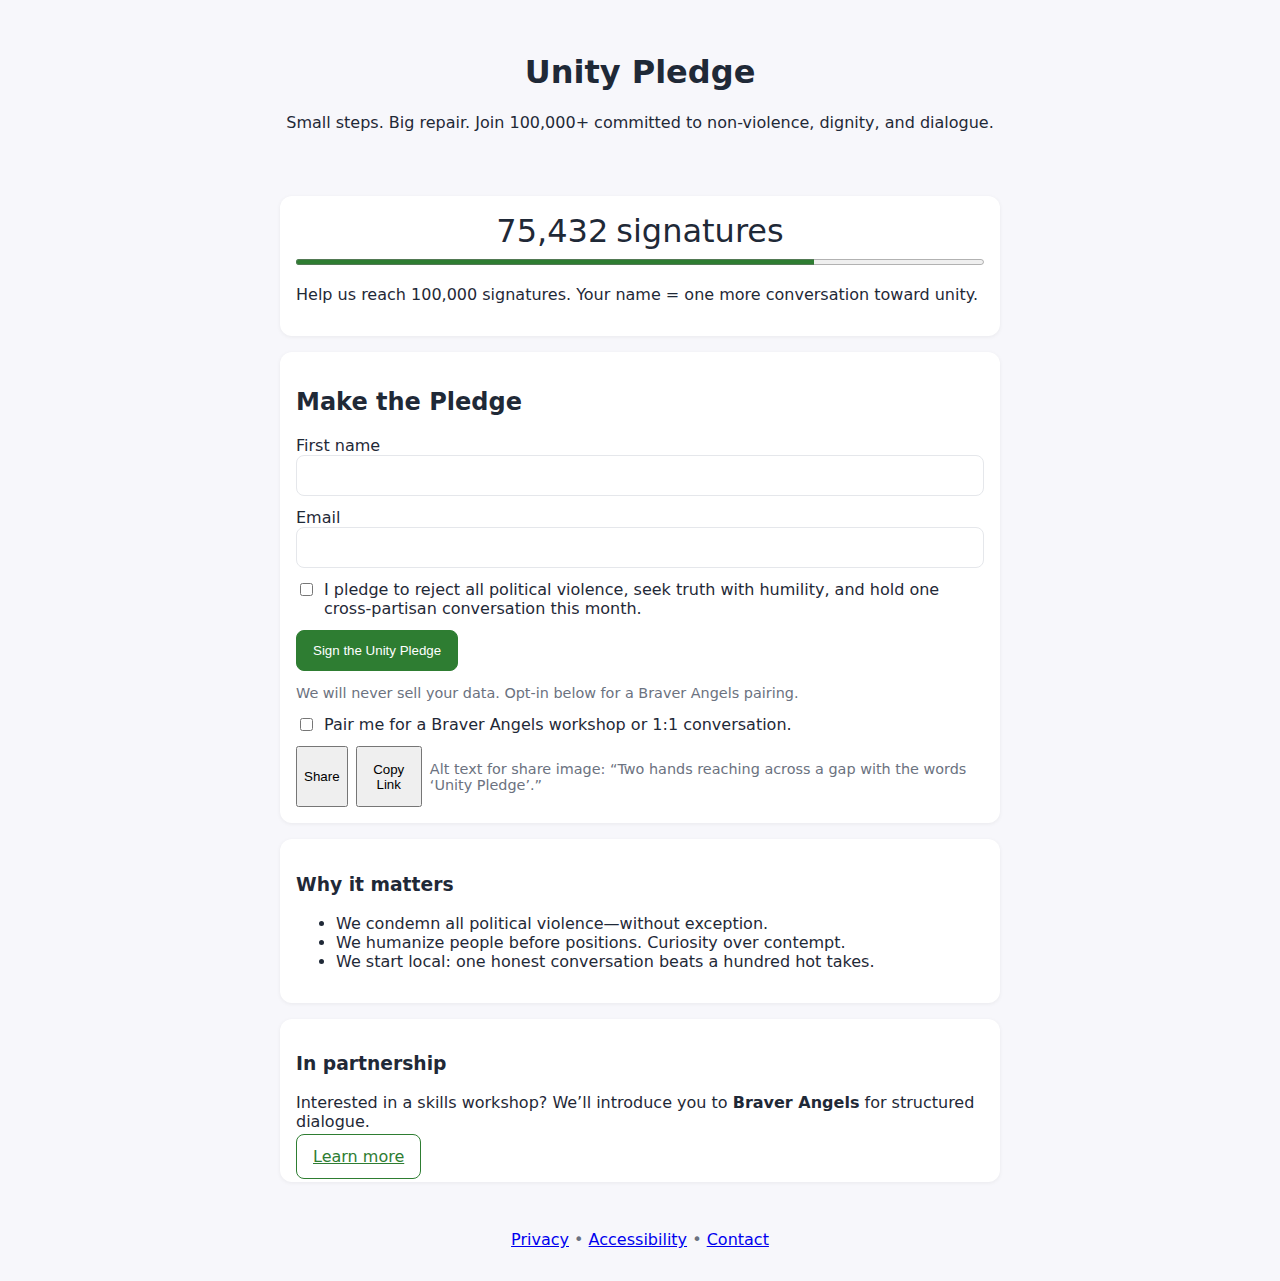
<file: pledge_site/index.html>
<!DOCTYPE html>
<html lang="en">
<head>
<meta charset="utf-8" />
<meta name="viewport" content="width=device-width, initial-scale=1" />
<title>Unity Pledge | #EndTheCycle</title>
<link rel="stylesheet" href="styles.css" />
<script>
  window.dataLayer = window.dataLayer || [];
  function gtag(){ dataLayer.push(arguments); }
</script>
</head>
<body>
<header class="site-header">
  <h1 aria-label="Unity Pledge">Unity Pledge</h1>
  <p class="tagline">Small steps. Big repair. Join 100,000+ committed to non-violence, dignity, and dialogue.</p>
</header>

<main>
  <section class="counter-card" aria-live="polite">
    <div class="count">
      <span id="signatureCount">75,432</span>
      <span class="label">signatures</span>
    </div>
    <progress id="progress" value="75432" max="100000" aria-label="Progress to 100,000 signatures"></progress>
    <p class="microcopy">Help us reach 100,000 signatures. Your name = one more conversation toward unity.</p>
  </section>

  <section class="pledge-card">
    <h2>Make the Pledge</h2>
    <form id="pledgeForm" aria-describedby="pledgeDesc">
      <p id="pledgeDesc" class="sr-only">
        Pledge to reject political violence, humanize opponents, and initiate one cross-partisan conversation.
      </p>

      <label>First name<input name="firstName" required /></label>
      <label>Email<input name="email" type="email" required /></label>
      <label class="checkbox">
        <input type="checkbox" name="agree" required />
        I pledge to reject all political violence, seek truth with humility, and hold one cross-partisan conversation this month.
      </label>

      <button type="submit" class="cta">Sign the Unity Pledge</button>
      <p class="legal">We will never sell your data. Opt-in below for a Braver Angels pairing.</p>

      <label class="checkbox">
        <input type="checkbox" name="ba_optin" />
        Pair me for a Braver Angels workshop or 1:1 conversation.
      </label>
    </form>

    <div class="share">
      <button id="shareX" aria-label="Share on X">Share</button>
      <button id="copyLink" aria-label="Copy pledge link">Copy Link</button>
      <p class="footnote">Alt text for share image: “Two hands reaching across a gap with the words ‘Unity Pledge’.”</p>
    </div>
  </section>

  <section class="why-card">
    <h3>Why it matters</h3>
    <ul>
      <li>We condemn all political violence—without exception.</li>
      <li>We humanize people before positions. Curiosity over contempt.</li>
      <li>We start local: one honest conversation beats a hundred hot takes.</li>
    </ul>
  </section>

  <section class="partners">
    <h3>In partnership</h3>
    <p>Interested in a skills workshop? We’ll introduce you to <strong>Braver Angels</strong> for structured dialogue.</p>
    <a href="#" class="btn-outline" aria-label="Learn about Braver Angels pairing">Learn more</a>
  </section>
</main>

<footer>
  <nav class="footer-nav">
    <a href="#privacy">Privacy</a> • <a href="#accessibility">Accessibility</a> • <a href="#contact">Contact</a>
  </nav>
</footer>

<script src="app.js"></script>
</body>
</html>
</file>
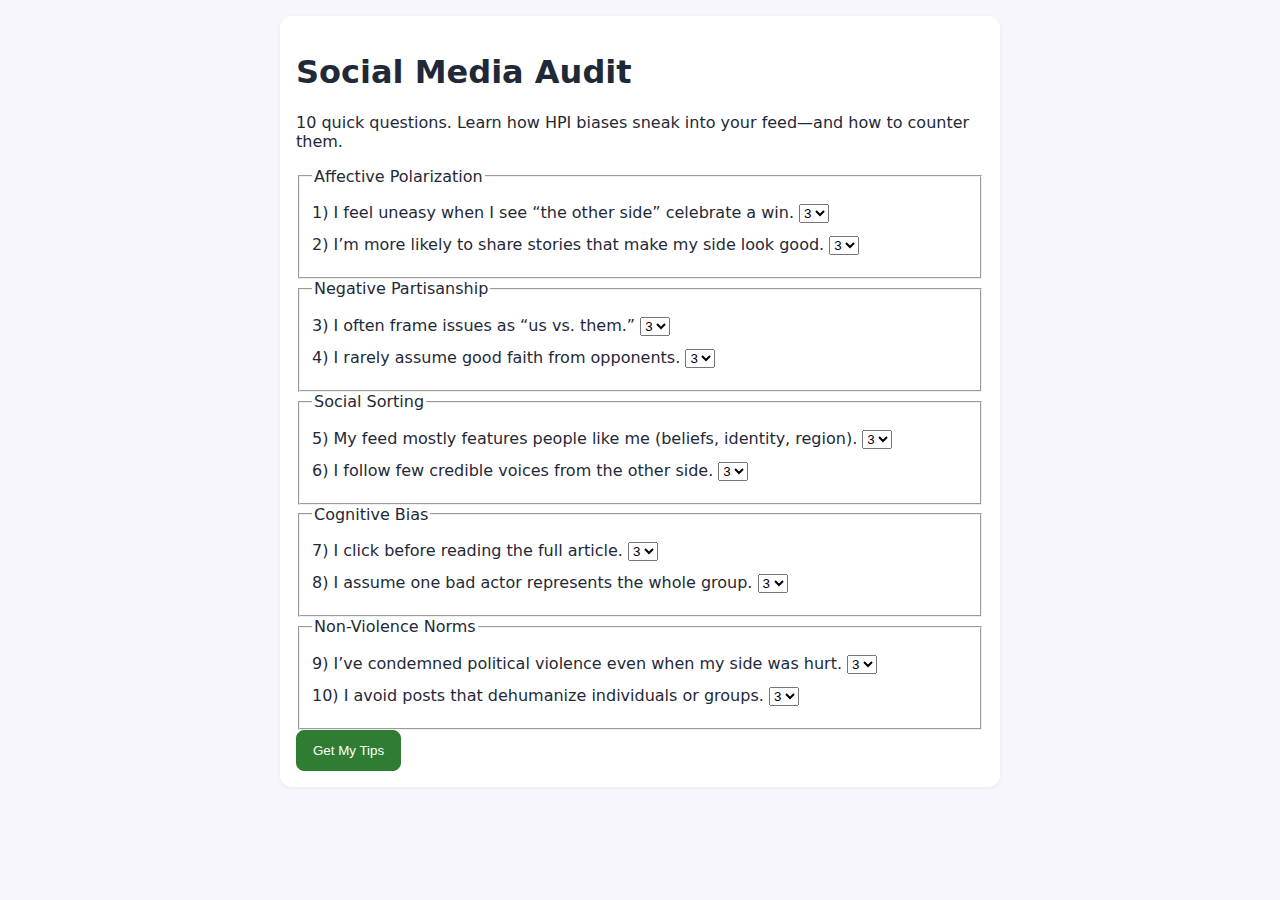
<file: social_audit_app/quiz.html>
<!DOCTYPE html>
<html lang="en">
<head>
<meta charset="utf-8" />
<meta name="viewport" content="width=device-width, initial-scale=1" />
<title>Social Media Audit | #EndTheCycle</title>
<link rel="stylesheet" href="../pledge_site/styles.css" />
</head>
<body>
<main class="pledge-card">
  <h1>Social Media Audit</h1>
  <p>10 quick questions. Learn how HPI biases sneak into your feed—and how to counter them.</p>

  <form id="quizForm">
    <fieldset>
      <legend>Affective Polarization</legend>
      <label>1) I feel uneasy when I see “the other side” celebrate a win.
        <select name="q1"><option>1</option><option>2</option><option selected>3</option><option>4</option><option>5</option></select>
      </label>
      <label>2) I’m more likely to share stories that make my side look good.
        <select name="q2"><option>1</option><option>2</option><option selected>3</option><option>4</option><option>5</option></select>
      </label>
    </fieldset>

    <fieldset>
      <legend>Negative Partisanship</legend>
      <label>3) I often frame issues as “us vs. them.”
        <select name="q3"><option>1</option><option>2</option><option selected>3</option><option>4</option><option>5</option></select>
      </label>
      <label>4) I rarely assume good faith from opponents.
        <select name="q4"><option>1</option><option>2</option><option selected>3</option><option>4</option><option>5</option></select>
      </label>
    </fieldset>

    <fieldset>
      <legend>Social Sorting</legend>
      <label>5) My feed mostly features people like me (beliefs, identity, region).
        <select name="q5"><option>1</option><option>2</option><option selected>3</option><option>4</option><option>5</option></select>
      </label>
      <label>6) I follow few credible voices from the other side.
        <select name="q6"><option>1</option><option>2</option><option selected>3</option><option>4</option><option>5</option></select>
      </label>
    </fieldset>

    <fieldset>
      <legend>Cognitive Bias</legend>
      <label>7) I click before reading the full article.
        <select name="q7"><option>1</option><option>2</option><option selected>3</option><option>4</option><option>5</option></select>
      </label>
      <label>8) I assume one bad actor represents the whole group.
        <select name="q8"><option>1</option><option>2</option><option selected>3</option><option>4</option><option>5</option></select>
      </label>
    </fieldset>

    <fieldset>
      <legend>Non-Violence Norms</legend>
      <label>9) I’ve condemned political violence even when my side was hurt.
        <select name="q9"><option>1</option><option>2</option><option selected>3</option><option>4</option><option>5</option></select>
      </label>
      <label>10) I avoid posts that dehumanize individuals or groups.
        <select name="q10"><option>1</option><option>2</option><option selected>3</option><option>4</option><option>5</option></select>
      </label>
    </fieldset>

    <button class="cta" type="submit">Get My Tips</button>
  </form>

  <section id="results" hidden>
    <h2>Your Results</h2>
    <p id="scoreLine"></p>
    <div id="tips"></div>
    <div class="share">
      <button id="pledgeCta" class="cta">Take the Unity Pledge</button>
      <button id="baCta" class="btn-outline">Braver Angels Pairing</button>
    </div>
  </section>
</main>

<script src="quiz.js"></script>
</body>
</html>
</file>
<file: pledge_site/styles.css>
:root { --ink:#1f2937; --bg:#f7f7fb; --card:#fff; --accent:#2e7d32; --muted:#6b7280; }
* { box-sizing:border-box; }
body { margin:0; font-family:Inter, system-ui, -apple-system, Segoe UI, Roboto, Helvetica, Arial, 'Apple Color Emoji','Segoe UI Emoji', sans-serif; background:var(--bg); color:var(--ink); }
.site-header { padding:2rem 1rem; text-align:center; }
.counter-card, .pledge-card, .why-card, .partners { background:var(--card); margin:1rem auto; padding:1rem; border-radius:12px; max-width:720px; box-shadow:0 1px 4px rgba(0,0,0,.06); }
.count { font-size:2rem; display:flex; gap:.5rem; align-items:baseline; justify-content:center; }
progress { width:100%; height:12px; accent-color:var(--accent); }
label { display:block; margin:.75rem 0; }
input[type="email"], input[name="firstName"] { width:100%; padding:.75rem; border:1px solid #e5e7eb; border-radius:8px; }
.checkbox { display:flex; gap:.5rem; align-items:flex-start; }
.cta, .btn-outline { padding:.75rem 1rem; border-radius:8px; border:1px solid var(--accent); background:var(--accent); color:white; cursor:pointer; }
.btn-outline { background:transparent; color:var(--accent); }
.share { display:flex; gap:.5rem; margin-top:.5rem; }
.sr-only { position:absolute; left:-9999px; }
.legal, .footnote { color:var(--muted); font-size:.9rem; }
.footer-nav { text-align:center; padding:2rem 0; color:var(--muted); }
</file>
